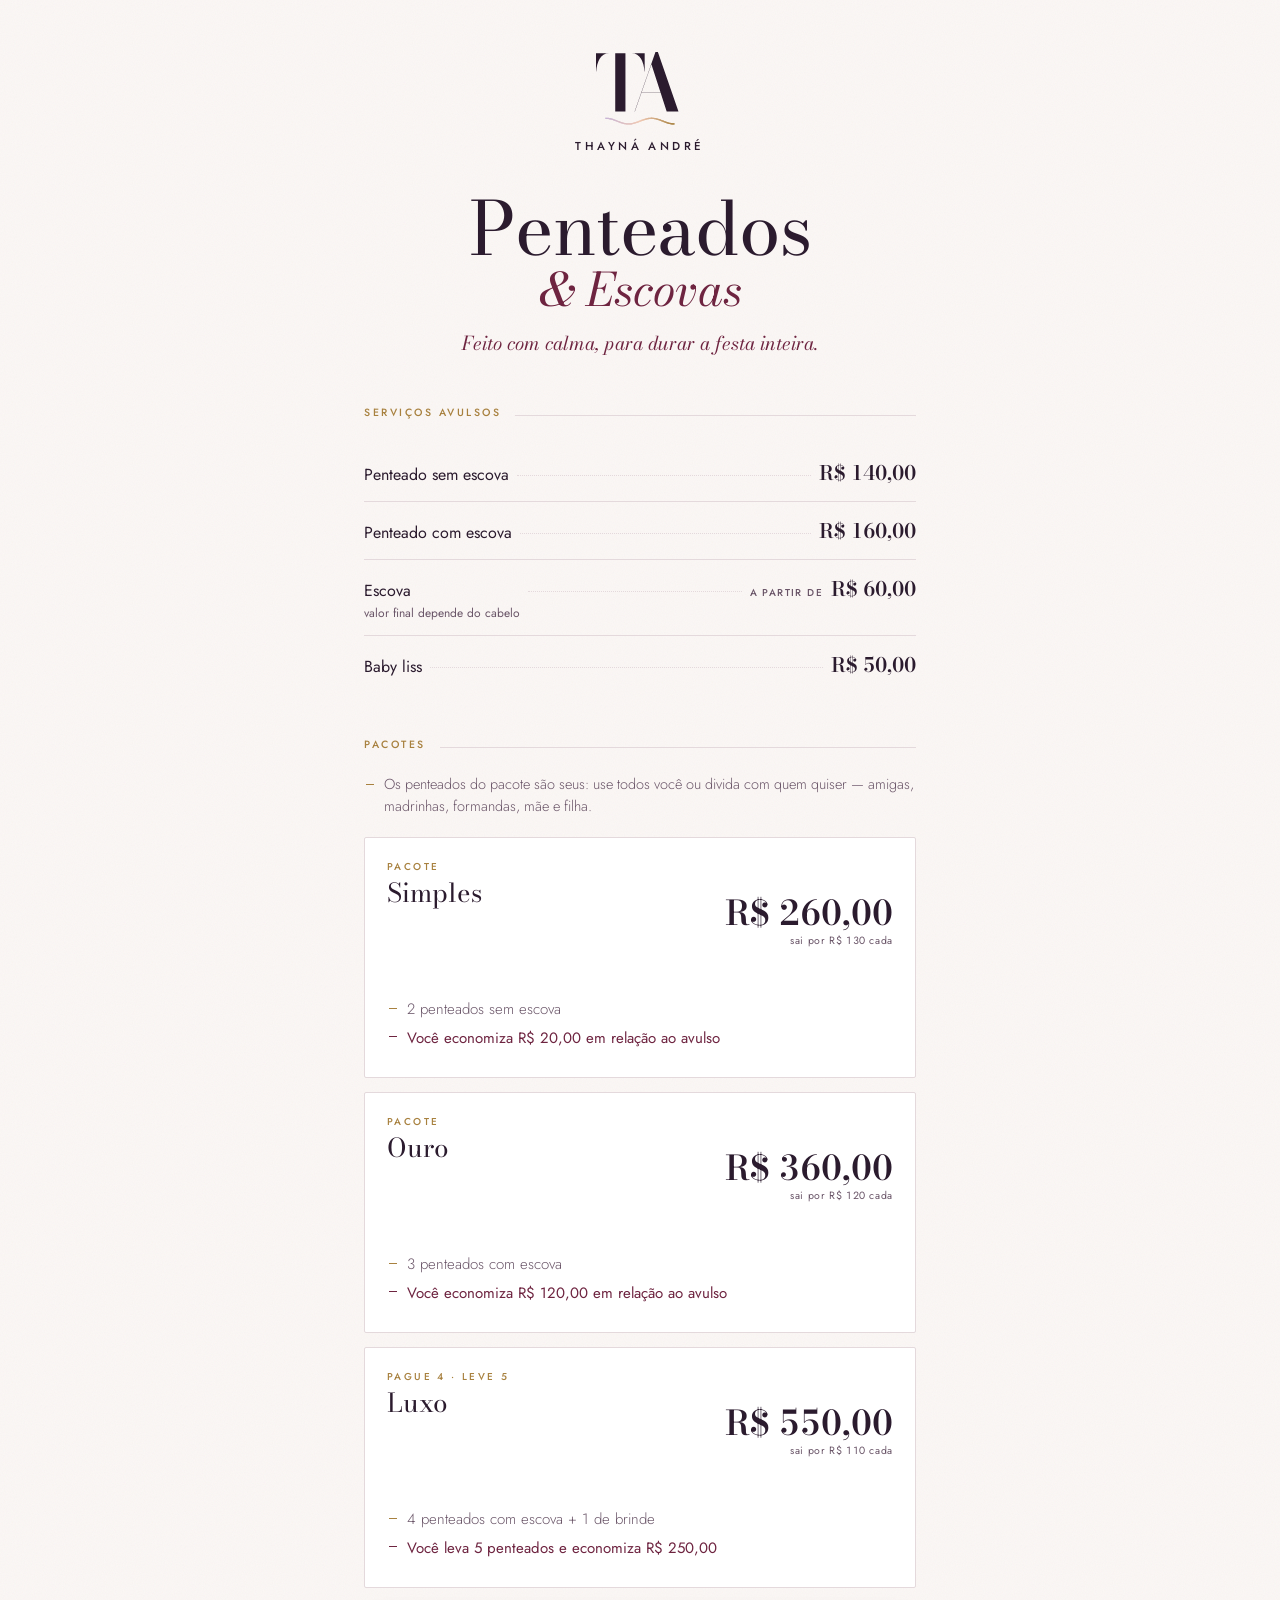
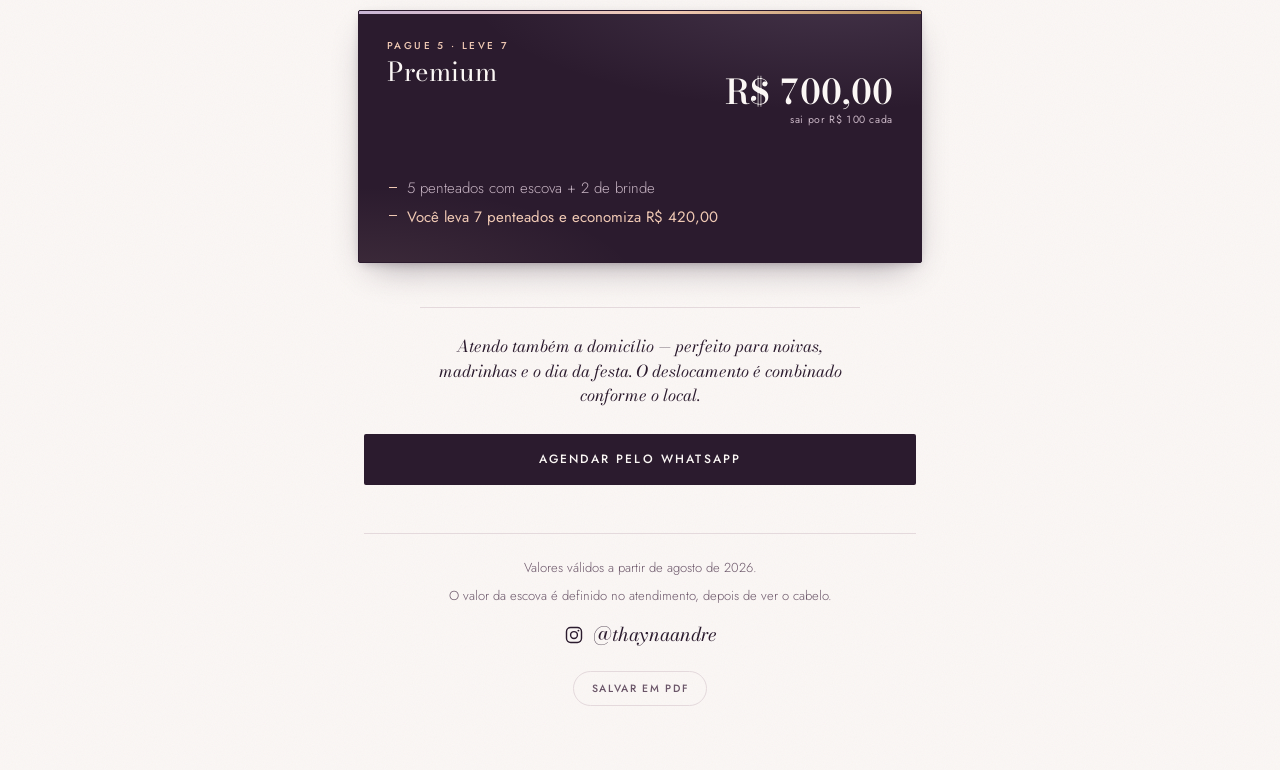
<file: index.html>
<!DOCTYPE html>
<html lang="pt-BR">
<head>
<meta charset="utf-8">
<meta name="viewport" content="width=device-width, initial-scale=1">
<title>Tabela de preços — Thayná André</title>
<meta name="description" content="Tabela de preços de penteados, escova, baby liss e pacotes — Thayná André.">
<link rel="icon" href="data:image/svg+xml,%3Csvg%20xmlns%3D%22http%3A%2F%2Fwww.w3.org%2F2000%2Fsvg%22%20viewBox%3D%22-160%20-160%202580%201850%22%3E%3Cg%20fill%3D%22%232B1B2E%22%20transform%3D%22translate%28-36%2C1530%29%20scale%281%2C-1%29%22%3E%3Cpath%20d%3D%22M310%200V5H530V1495H372Q288%201495%20228.5%201459.0Q169%201423%20130.0%201359.0Q91%201295%2069.5%201211.0Q48%201127%2041%201032H36V1500H1286V1032H1280Q1274%201127%201252.5%201211.0Q1231%201295%201191.5%201359.0Q1152%201423%201092.5%201459.0Q1033%201495%20949%201495H792V5H1012V0Z%22%2F%3E%3Cpath%20transform%3D%22translate%28800%2C0%29%22%20d%3D%22M401%20486V491H998V486ZM825%201530%201354%205H1496V0H856V5H1051L659%201217L234%205H476V0H36V5H228L763%201530Z%22%2F%3E%3C%2Fg%3E%3C%2Fsvg%3E">

<!-- ==========================================================
     PRÉVIA DO LINK (o cartãozinho que aparece no WhatsApp)
     Já aponta para thaynaandrepenteados.netlify.app.
     A capa-whatsapp.png tem que estar publicada na mesma pasta
     deste arquivo, senão o cartão sai sem imagem.
     ========================================================== -->
<meta property="og:type" content="website">
<meta property="og:site_name" content="Thayná André">
<meta property="og:title" content="Thayná André — Penteados &amp; Escovas">
<meta property="og:description" content="Tabela de preços: penteados, escova, baby liss e pacotes a partir de R$ 260.">
<meta property="og:image" content="https://thaynaandrepenteados.netlify.app/capa-whatsapp.png">
<meta property="og:image:width" content="1200">
<meta property="og:image:height" content="630">
<meta property="og:url" content="https://thaynaandrepenteados.netlify.app/">
<meta name="twitter:card" content="summary_large_image">
<meta name="theme-color" content="#2B1B2E">

<style>
  /* =========================================================
     FONTES EMBUTIDAS — não mexa nesta parte.
     Ficam dentro do arquivo num corte fixo, então o traço fino
     do "t" nunca desaparece e a página funciona até sem internet.
     Para editar os preços, vá até o FINAL do arquivo.
     ========================================================= */
  @font-face{font-family:'Bodoni';font-style:normal;font-weight:400;font-display:swap;
    src:url([data-uri]) format('woff2')}
  @font-face{font-family:'Bodoni';font-style:italic;font-weight:400;font-display:swap;
    src:url([data-uri]) format('woff2')}
  @font-face{font-family:'Bodoni';font-style:normal;font-weight:600;font-display:swap;
    src:url([data-uri]) format('woff2')}
  @font-face{font-family:'Jost';font-style:normal;font-weight:300;font-display:swap;
    src:url([data-uri]) format('woff2')}
  @font-face{font-family:'Jost';font-style:normal;font-weight:400;font-display:swap;
    src:url([data-uri]) format('woff2')}
  @font-face{font-family:'Jost';font-style:normal;font-weight:500;font-display:swap;
    src:url([data-uri]) format('woff2')}
</style>

<!-- ==========================================================
     COMO ATUALIZAR OS PREÇOS
     Desça até o final do arquivo, no bloco "TABELA".
     Tudo o que você precisa mudar está lá: nomes, valores,
     seu WhatsApp e a data de validade. Nada mais precisa ser tocado.
     ========================================================== -->

<style>
  :root{
    --paper:#FBF7F5;
    --paper-2:#FFFFFF;
    --plum:#2B1B2E;
    --plum-soft:#6A5568;
    --wine:#6E2440;
    --lilac:#C9B6D6;
    --peach:#F0C9B4;
    --gold:#A8813F;
    --rule:#E4D9DC;
    --serif:'Bodoni',Georgia,'Times New Roman',serif;
    --sans:'Jost',-apple-system,BlinkMacSystemFont,'Segoe UI',sans-serif;
  }

  *,*::before,*::after{box-sizing:border-box}
  html{-webkit-text-size-adjust:100%}
  body{
    margin:0;
    font-optical-sizing:none;   /* NÃO REMOVER: sem isto o "t" de Penteados vira um fio e desaparece */
    background:
      url("data:image/svg+xml,%3Csvg xmlns='http://www.w3.org/2000/svg' width='140' height='140'%3E%3Cfilter id='n'%3E%3CfeTurbulence type='fractalNoise' baseFrequency='.9' numOctaves='2'/%3E%3C/filter%3E%3Crect width='140' height='140' filter='url(%23n)' opacity='.05'/%3E%3C/svg%3E"),
      var(--paper);
    color:var(--plum);
    font-family:var(--sans);
    font-weight:300;
    font-size:16px;
    line-height:1.55;
    -webkit-font-smoothing:antialiased;
  }
  .wrap{max-width:600px;margin:0 auto;padding:0 24px 64px}

  /* ---------- rótulos e regras ---------- */
  .eyebrow{
    font-size:10.5px;font-weight:500;letter-spacing:.24em;text-transform:uppercase;
    color:var(--gold);margin:0;
  }
  .rule{height:1px;background:var(--rule);border:0;margin:0}

  /* ---------- capa ---------- */
  .cover{padding:52px 0 4px;text-align:center}
  .cover .logo{display:block;width:88px;height:auto;color:var(--plum);margin:0 auto 13px}
  .cover .brand{
    font-family:var(--sans);font-size:11.5px;font-weight:500;letter-spacing:.3em;
    text-transform:uppercase;color:var(--plum);margin:0 0 38px;
  }
  .cover h1{
    font-family:var(--serif);font-weight:400;font-size:clamp(46px,15vw,74px);
    line-height:.94;letter-spacing:-.015em;margin:0;
  }
  .cover h1 em{
    display:block;font-style:italic;font-size:.62em;color:var(--wine);
    margin-top:.1em;letter-spacing:0;
  }
  .cover .lede{
    max-width:30ch;margin:20px auto 0;font-family:var(--serif);font-style:italic;
    font-size:19px;line-height:1.4;color:var(--wine);
  }

  /* ---------- seções ---------- */
  .section{padding:44px 0 0}
  .section-head{display:flex;align-items:baseline;gap:14px;margin-bottom:22px}
  .section-head .line{flex:1;height:1px;background:var(--rule)}

  /* ---------- avulsos ---------- */
  .item{display:flex;align-items:baseline;gap:8px;padding:13px 0;border-bottom:1px solid var(--rule)}
  .item:last-child{border-bottom:0}
  .item .name{font-size:16px;font-weight:400;color:var(--plum)}
  .item .name .obs{display:block;font-size:12px;color:var(--plum-soft)}
  .item .dots{flex:1;border-bottom:1px dotted var(--rule);transform:translateY(-4px)}
  .item .val{font-family:var(--serif);font-size:20px;font-weight:600;font-variant-numeric:tabular-nums;white-space:nowrap}
  .item .from{font-size:10px;font-weight:500;letter-spacing:.14em;text-transform:uppercase;color:var(--plum-soft);white-space:nowrap}

  /* ---------- pacotes ---------- */
  .note{font-size:14.5px;line-height:1.5;color:var(--plum-soft);margin:-2px 0 20px;
        padding-left:20px;position:relative}
  .note::before{content:'';position:absolute;left:2px;top:.72em;width:8px;height:1px;background:var(--gold)}
  .packs{display:flex;flex-direction:column;gap:14px}
  .pack{
    position:relative;background:var(--paper-2);border:1px solid var(--rule);
    border-radius:2px;padding:24px 22px 22px;
  }
  .pack-top{display:flex;justify-content:space-between;align-items:flex-start;gap:16px}
  .pack-name{font-family:var(--serif);font-size:26px;font-weight:400;line-height:1.05;margin:0}
  .pack-name span{display:block;font-family:var(--sans);font-size:10px;font-weight:500;letter-spacing:.24em;text-transform:uppercase;color:var(--gold);margin-bottom:7px}
  .pack-price{font-family:var(--serif);font-size:34px;font-weight:600;line-height:1;font-variant-numeric:tabular-nums;text-align:right;white-space:nowrap}
  .pack-price small{display:block;font-family:var(--sans);font-size:10.5px;font-weight:400;letter-spacing:.06em;color:var(--plum-soft);margin-top:6px;white-space:nowrap}
  .pack-list{list-style:none;margin:18px 0 0;padding:0}
  .pack-list li{position:relative;padding-left:20px;font-size:15px;color:var(--plum-soft);margin-bottom:5px}
  .pack-list li::before{content:'';position:absolute;left:2px;top:.62em;width:8px;height:1px;background:var(--gold)}
  .pack-list li.sum{color:var(--wine);font-weight:400}
  .pack-list li.sum::before{background:var(--wine)}
  .pack-foot{display:flex;flex-wrap:wrap;gap:8px;margin-top:18px}
  .tag{
    font-size:10.5px;font-weight:500;letter-spacing:.13em;text-transform:uppercase;
    padding:5px 10px;border:1px solid var(--rule);border-radius:100px;color:var(--plum-soft);
  }
  .tag.save{border-color:var(--wine);color:var(--wine)}

  /* pacote em destaque — o único momento invertido */
  .pack.feat{
    background:
      radial-gradient(120% 90% at 85% -10%, rgba(201,182,214,.16), transparent 55%),
      radial-gradient(100% 80% at 0% 110%, rgba(240,201,180,.10), transparent 50%),
      var(--plum);
    border-color:var(--plum);color:var(--paper);overflow:hidden;
    margin:8px -6px;padding:30px 28px 28px;
    box-shadow:0 14px 34px -14px rgba(43,27,46,.45), 0 3px 10px -4px rgba(43,27,46,.30);
  }
  .pack.feat::before{
    content:'';position:absolute;inset:0 0 auto;height:3px;
    background:linear-gradient(90deg,var(--lilac),var(--peach),var(--gold),var(--peach),var(--lilac));
    background-size:220% 100%;
    animation:sheen 7s ease-in-out infinite;
  }
  @keyframes sheen{0%,100%{background-position:0% 0}50%{background-position:100% 0}}
  .pack.feat .pack-name{color:var(--paper)}
  .pack.feat .pack-name span{color:var(--peach)}
  .pack.feat .pack-price{color:var(--paper)}
  .pack.feat .pack-price small,.pack.feat .pack-list li{color:#C7B4C3}
  .pack.feat .pack-list li::before{background:var(--peach)}
  .pack.feat .pack-list li.sum{color:var(--peach)}
  .pack.feat .pack-list li.sum::before{background:var(--peach)}
  .pack.feat .tag{border-color:#4B3A4E;color:#C7B4C3}
  .pack.feat .tag.save{border-color:var(--peach);color:var(--peach)}

  /* ---------- agendar ---------- */
  .domicilio{font-family:var(--serif);font-style:italic;font-size:16.5px;line-height:1.5;
    color:var(--plum);text-align:center;max-width:44ch;margin:36px auto 0;
    padding-top:26px;border-top:1px solid var(--rule)}
  .agendar{margin-top:26px}
  .agendar .dom{text-align:center;font-size:14.5px;color:var(--plum-soft);margin:0 0 14px}
  .cta{
    display:block;padding:16px;text-align:center;background:var(--plum);color:var(--paper);
    text-decoration:none;font-size:12px;font-weight:500;letter-spacing:.18em;text-transform:uppercase;
    border-radius:2px;transition:background .15s;
  }
  .cta:hover{background:var(--wine)}
  .cta:focus-visible{outline:2px solid var(--wine);outline-offset:3px}

  /* ---------- pé ---------- */
  .foot{margin-top:48px;padding-top:24px;border-top:1px solid var(--rule);text-align:center}
  .foot p{font-size:13px;color:var(--plum-soft);margin:0 0 8px}
  .foot .mark{font-family:var(--serif);font-style:italic;font-size:19px;color:var(--plum);margin:14px 0 0}
  .foot .mark a{display:inline-flex;align-items:center;gap:9px;color:var(--plum);text-decoration:none}
  .foot .mark a:hover{color:var(--wine)}
  .foot .mark a:focus-visible{outline:2px solid var(--wine);outline-offset:4px;border-radius:4px}
  .ig-icon{width:20px;height:20px;flex:none}
  .foot a{color:var(--wine)}
  .print{
    display:inline-block;margin-top:18px;background:none;border:1px solid var(--rule);border-radius:100px;
    padding:9px 18px;font-family:var(--sans);font-size:10.5px;font-weight:500;letter-spacing:.16em;
    text-transform:uppercase;color:var(--plum-soft);cursor:pointer;
  }
  .print:hover{border-color:var(--wine);color:var(--wine)}

  /* ---------- revelação ao rolar ---------- */
  .reveal{opacity:0;transform:translateY(14px);transition:opacity .7s ease,transform .7s ease}
  .reveal.in{opacity:1;transform:none}

  @media (prefers-reduced-motion:reduce){
    .reveal{opacity:1;transform:none;transition:none}
    .pack.feat::before{animation:none}
  }

  /* ---------- impressão / salvar em PDF ---------- */
  @media print{
    @page{size:A4;margin:14mm}
    body{background:#fff;font-size:11pt}
    .wrap{max-width:none;padding:0}
    .cover{padding:0 0 4px}
    .cover h1{font-size:44pt}
    .print,.cta,.agendar{display:none !important}
    .section{padding-top:24px;break-inside:avoid}
    .pack{break-inside:avoid;border-color:#DDD}
    .pack.feat{background:#2B1B2E !important;-webkit-print-color-adjust:exact;print-color-adjust:exact;box-shadow:none;margin:0;padding:24px 22px}
    .reveal{opacity:1 !important;transform:none !important}
  }
</style>
</head>
<body>
<div class="wrap">

  <header class="cover">
    <svg class="logo" viewBox="0 0 2260 1870" role="img" aria-label="Thayná André"><g fill="currentColor" transform="translate(-36,1530) scale(1,-1)"><path d="M310 0V5H530V1495H372Q288 1495 228.5 1459.0Q169 1423 130.0 1359.0Q91 1295 69.5 1211.0Q48 1127 41 1032H36V1500H1286V1032H1280Q1274 1127 1252.5 1211.0Q1231 1295 1191.5 1359.0Q1152 1423 1092.5 1459.0Q1033 1495 949 1495H792V5H1012V0Z"/><path transform="translate(800,0)" d="M401 486V491H998V486ZM825 1530 1354 5H1496V0H856V5H1051L659 1217L234 5H476V0H36V5H228L763 1530Z"/></g><line x1="250.0" y1="1702.0" x2="272.0" y2="1702.5" stroke="#C9B6D6" stroke-width="34" stroke-linecap="round"/><line x1="272.0" y1="1702.5" x2="294.0" y2="1704.0" stroke="#CAB6D5" stroke-width="34" stroke-linecap="round"/><line x1="294.0" y1="1704.0" x2="316.0" y2="1706.5" stroke="#CBB7D4" stroke-width="34" stroke-linecap="round"/><line x1="316.0" y1="1706.5" x2="338.0" y2="1710.0" stroke="#CCB7D3" stroke-width="34" stroke-linecap="round"/><line x1="338.0" y1="1710.0" x2="360.0" y2="1714.3" stroke="#CDB8D3" stroke-width="34" stroke-linecap="round"/><line x1="360.0" y1="1714.3" x2="382.0" y2="1719.5" stroke="#CEB8D2" stroke-width="34" stroke-linecap="round"/><line x1="382.0" y1="1719.5" x2="404.0" y2="1725.4" stroke="#CFB9D1" stroke-width="34" stroke-linecap="round"/><line x1="404.0" y1="1725.4" x2="426.0" y2="1732.1" stroke="#D0B9D0" stroke-width="34" stroke-linecap="round"/><line x1="426.0" y1="1732.1" x2="448.0" y2="1739.3" stroke="#D1BACF" stroke-width="34" stroke-linecap="round"/><line x1="448.0" y1="1739.3" x2="470.0" y2="1747.1" stroke="#D2BACE" stroke-width="34" stroke-linecap="round"/><line x1="470.0" y1="1747.1" x2="492.0" y2="1755.2" stroke="#D3BBCE" stroke-width="34" stroke-linecap="round"/><line x1="492.0" y1="1755.2" x2="514.0" y2="1763.6" stroke="#D4BBCD" stroke-width="34" stroke-linecap="round"/><line x1="514.0" y1="1763.6" x2="536.0" y2="1772.1" stroke="#D5BCCC" stroke-width="34" stroke-linecap="round"/><line x1="536.0" y1="1772.1" x2="558.0" y2="1780.7" stroke="#D6BCCB" stroke-width="34" stroke-linecap="round"/><line x1="558.0" y1="1780.7" x2="580.0" y2="1789.2" stroke="#D7BDCA" stroke-width="34" stroke-linecap="round"/><line x1="580.0" y1="1789.2" x2="602.0" y2="1797.6" stroke="#D8BDC9" stroke-width="34" stroke-linecap="round"/><line x1="602.0" y1="1797.6" x2="624.0" y2="1805.6" stroke="#D9BEC8" stroke-width="34" stroke-linecap="round"/><line x1="624.0" y1="1805.6" x2="646.0" y2="1813.1" stroke="#DABEC8" stroke-width="34" stroke-linecap="round"/><line x1="646.0" y1="1813.1" x2="668.0" y2="1820.2" stroke="#DBBFC7" stroke-width="34" stroke-linecap="round"/><line x1="668.0" y1="1820.2" x2="690.0" y2="1826.6" stroke="#DCBFC6" stroke-width="34" stroke-linecap="round"/><line x1="690.0" y1="1826.6" x2="712.0" y2="1832.3" stroke="#DCC0C5" stroke-width="34" stroke-linecap="round"/><line x1="712.0" y1="1832.3" x2="734.0" y2="1837.2" stroke="#DDC0C4" stroke-width="34" stroke-linecap="round"/><line x1="734.0" y1="1837.2" x2="756.0" y2="1841.3" stroke="#DEC0C3" stroke-width="34" stroke-linecap="round"/><line x1="756.0" y1="1841.3" x2="778.0" y2="1844.4" stroke="#DFC1C2" stroke-width="34" stroke-linecap="round"/><line x1="778.0" y1="1844.4" x2="800.0" y2="1846.6" stroke="#E0C1C2" stroke-width="34" stroke-linecap="round"/><line x1="800.0" y1="1846.6" x2="822.0" y2="1847.8" stroke="#E1C2C1" stroke-width="34" stroke-linecap="round"/><line x1="822.0" y1="1847.8" x2="844.0" y2="1847.9" stroke="#E2C2C0" stroke-width="34" stroke-linecap="round"/><line x1="844.0" y1="1847.9" x2="866.0" y2="1847.1" stroke="#E3C3BF" stroke-width="34" stroke-linecap="round"/><line x1="866.0" y1="1847.1" x2="888.0" y2="1845.3" stroke="#E4C3BE" stroke-width="34" stroke-linecap="round"/><line x1="888.0" y1="1845.3" x2="910.0" y2="1842.4" stroke="#E5C4BD" stroke-width="34" stroke-linecap="round"/><line x1="910.0" y1="1842.4" x2="932.0" y2="1838.7" stroke="#E6C4BC" stroke-width="34" stroke-linecap="round"/><line x1="932.0" y1="1838.7" x2="954.0" y2="1834.1" stroke="#E7C5BC" stroke-width="34" stroke-linecap="round"/><line x1="954.0" y1="1834.1" x2="976.0" y2="1828.6" stroke="#E8C5BB" stroke-width="34" stroke-linecap="round"/><line x1="976.0" y1="1828.6" x2="998.0" y2="1822.4" stroke="#E9C6BA" stroke-width="34" stroke-linecap="round"/><line x1="998.0" y1="1822.4" x2="1020.0" y2="1815.6" stroke="#EAC6B9" stroke-width="34" stroke-linecap="round"/><line x1="1020.0" y1="1815.6" x2="1042.0" y2="1808.1" stroke="#EBC7B8" stroke-width="34" stroke-linecap="round"/><line x1="1042.0" y1="1808.1" x2="1064.0" y2="1800.3" stroke="#ECC7B7" stroke-width="34" stroke-linecap="round"/><line x1="1064.0" y1="1800.3" x2="1086.0" y2="1792.0" stroke="#EDC8B7" stroke-width="34" stroke-linecap="round"/><line x1="1086.0" y1="1792.0" x2="1108.0" y2="1783.6" stroke="#EEC8B6" stroke-width="34" stroke-linecap="round"/><line x1="1108.0" y1="1783.6" x2="1130.0" y2="1775.0" stroke="#EFC9B5" stroke-width="34" stroke-linecap="round"/><line x1="1130.0" y1="1775.0" x2="1152.0" y2="1766.4" stroke="#F0C9B4" stroke-width="34" stroke-linecap="round"/><line x1="1152.0" y1="1766.4" x2="1174.0" y2="1758.0" stroke="#EEC7B1" stroke-width="34" stroke-linecap="round"/><line x1="1174.0" y1="1758.0" x2="1196.0" y2="1749.7" stroke="#ECC5AE" stroke-width="34" stroke-linecap="round"/><line x1="1196.0" y1="1749.7" x2="1218.0" y2="1741.9" stroke="#EBC4AB" stroke-width="34" stroke-linecap="round"/><line x1="1218.0" y1="1741.9" x2="1240.0" y2="1734.4" stroke="#E9C2A8" stroke-width="34" stroke-linecap="round"/><line x1="1240.0" y1="1734.4" x2="1262.0" y2="1727.6" stroke="#E7C0A5" stroke-width="34" stroke-linecap="round"/><line x1="1262.0" y1="1727.6" x2="1284.0" y2="1721.4" stroke="#E5BEA2" stroke-width="34" stroke-linecap="round"/><line x1="1284.0" y1="1721.4" x2="1306.0" y2="1715.9" stroke="#E3BCA0" stroke-width="34" stroke-linecap="round"/><line x1="1306.0" y1="1715.9" x2="1328.0" y2="1711.3" stroke="#E2BB9D" stroke-width="34" stroke-linecap="round"/><line x1="1328.0" y1="1711.3" x2="1350.0" y2="1707.6" stroke="#E0B99A" stroke-width="34" stroke-linecap="round"/><line x1="1350.0" y1="1707.6" x2="1372.0" y2="1704.7" stroke="#DEB797" stroke-width="34" stroke-linecap="round"/><line x1="1372.0" y1="1704.7" x2="1394.0" y2="1702.9" stroke="#DCB594" stroke-width="34" stroke-linecap="round"/><line x1="1394.0" y1="1702.9" x2="1416.0" y2="1702.1" stroke="#DAB391" stroke-width="34" stroke-linecap="round"/><line x1="1416.0" y1="1702.1" x2="1438.0" y2="1702.2" stroke="#D9B28E" stroke-width="34" stroke-linecap="round"/><line x1="1438.0" y1="1702.2" x2="1460.0" y2="1703.4" stroke="#D7B08B" stroke-width="34" stroke-linecap="round"/><line x1="1460.0" y1="1703.4" x2="1482.0" y2="1705.6" stroke="#D5AE88" stroke-width="34" stroke-linecap="round"/><line x1="1482.0" y1="1705.6" x2="1504.0" y2="1708.7" stroke="#D3AC85" stroke-width="34" stroke-linecap="round"/><line x1="1504.0" y1="1708.7" x2="1526.0" y2="1712.8" stroke="#D1AA82" stroke-width="34" stroke-linecap="round"/><line x1="1526.0" y1="1712.8" x2="1548.0" y2="1717.7" stroke="#D0A97F" stroke-width="34" stroke-linecap="round"/><line x1="1548.0" y1="1717.7" x2="1570.0" y2="1723.4" stroke="#CEA77C" stroke-width="34" stroke-linecap="round"/><line x1="1570.0" y1="1723.4" x2="1592.0" y2="1729.8" stroke="#CCA57A" stroke-width="34" stroke-linecap="round"/><line x1="1592.0" y1="1729.8" x2="1614.0" y2="1736.9" stroke="#CAA377" stroke-width="34" stroke-linecap="round"/><line x1="1614.0" y1="1736.9" x2="1636.0" y2="1744.4" stroke="#C8A174" stroke-width="34" stroke-linecap="round"/><line x1="1636.0" y1="1744.4" x2="1658.0" y2="1752.4" stroke="#C7A071" stroke-width="34" stroke-linecap="round"/><line x1="1658.0" y1="1752.4" x2="1680.0" y2="1760.8" stroke="#C59E6E" stroke-width="34" stroke-linecap="round"/><line x1="1680.0" y1="1760.8" x2="1702.0" y2="1769.3" stroke="#C39C6B" stroke-width="34" stroke-linecap="round"/><line x1="1702.0" y1="1769.3" x2="1724.0" y2="1777.9" stroke="#C19A68" stroke-width="34" stroke-linecap="round"/><line x1="1724.0" y1="1777.9" x2="1746.0" y2="1786.4" stroke="#BF9865" stroke-width="34" stroke-linecap="round"/><line x1="1746.0" y1="1786.4" x2="1768.0" y2="1794.8" stroke="#BE9762" stroke-width="34" stroke-linecap="round"/><line x1="1768.0" y1="1794.8" x2="1790.0" y2="1802.9" stroke="#BC955F" stroke-width="34" stroke-linecap="round"/><line x1="1790.0" y1="1802.9" x2="1812.0" y2="1810.7" stroke="#BA935C" stroke-width="34" stroke-linecap="round"/><line x1="1812.0" y1="1810.7" x2="1834.0" y2="1817.9" stroke="#B89159" stroke-width="34" stroke-linecap="round"/><line x1="1834.0" y1="1817.9" x2="1856.0" y2="1824.6" stroke="#B68F56" stroke-width="34" stroke-linecap="round"/><line x1="1856.0" y1="1824.6" x2="1878.0" y2="1830.5" stroke="#B58E53" stroke-width="34" stroke-linecap="round"/><line x1="1878.0" y1="1830.5" x2="1900.0" y2="1835.7" stroke="#B38C51" stroke-width="34" stroke-linecap="round"/><line x1="1900.0" y1="1835.7" x2="1922.0" y2="1840.0" stroke="#B18A4E" stroke-width="34" stroke-linecap="round"/><line x1="1922.0" y1="1840.0" x2="1944.0" y2="1843.5" stroke="#AF884B" stroke-width="34" stroke-linecap="round"/><line x1="1944.0" y1="1843.5" x2="1966.0" y2="1846.0" stroke="#AD8648" stroke-width="34" stroke-linecap="round"/><line x1="1966.0" y1="1846.0" x2="1988.0" y2="1847.5" stroke="#AC8545" stroke-width="34" stroke-linecap="round"/><line x1="1988.0" y1="1847.5" x2="2010.0" y2="1848.0" stroke="#AA8342" stroke-width="34" stroke-linecap="round"/></svg>
    <p class="brand" id="brand"></p>
    <h1>Penteados<em>&amp; Escovas</em></h1>
    <p class="lede" id="lede"></p>
  </header>

  <section class="section reveal">
    <div class="section-head">
      <p class="eyebrow">Serviços avulsos</p><span class="line"></span>
    </div>
    <div id="avulsos"></div>
  </section>

  <section class="section reveal">
    <div class="section-head">
      <p class="eyebrow">Pacotes</p><span class="line"></span>
    </div>
    <p class="note" id="nota-pacotes"></p>
    <div class="packs" id="pacotes"></div>
  </section>

  <p class="domicilio reveal" id="domicilio"></p>

  <div class="agendar reveal">
    <a class="cta" id="cta" href="#">Agendar pelo WhatsApp</a>
  </div>

  <footer class="foot reveal">
    <p id="validade"></p>
    <p id="obs"></p>
    <p class="mark" id="assinatura"></p>
    <button class="print" onclick="window.print()">Salvar em PDF</button>
  </footer>
</div>

<script>
/* ============================================================
   TABELA  —  é só aqui que você mexe quando tiver reajuste.
   Escreva os valores só com números (140, 160.50, 62).
   ============================================================ */
const TABELA = {

  /* ---- seus dados ---- */
  nome:       "Thayná André",           // aparece no alto da página
  instagram:  "@thaynaandre",           // com o @ — deixe vazio se não quiser
  whatsapp:   "5538999206902",          // só números: 55 + DDD + número. Vazio = botão do WhatsApp escondido
  validade:   "Valores válidos a partir de agosto de 2026.",
  frase:      "Feito com calma, para durar a festa inteira.",
  observacao: "O valor da escova é definido no atendimento, depois de ver o cabelo.",
  mensagem:   "Olá, Thayná! Vi sua tabela e gostaria de agendar um penteado.",
  domicilio:  "Atendo também a domicílio — perfeito para noivas, madrinhas e o dia da festa. O deslocamento é combinado conforme o local.",
  notaPacotes:"Os penteados do pacote são seus: use todos você ou divida com quem quiser — amigas, madrinhas, formandas, mãe e filha.",

  /* ---- serviços avulsos ---- */
  avulsos: [
    { nome: "Penteado sem escova",  valor: 140 },
    { nome: "Penteado com escova",  valor: 160 },
    { nome: "Escova",               valor: 60, apartirde: true, obs: "valor final depende do cabelo" },
    { nome: "Baby liss",            valor: 50 }
  ],

  /* ---- pacotes ----
     qtd      = penteados que a cliente paga
     escova   = true (com escova) ou false (sem escova)
     brindes  = penteados de brinde (0 se não tiver)
     valor    = preço do pacote
     destaque = true deixa o pacote em fundo escuro (use em um só) */
  pacotes: [
    { nome:"Pacote simples", qtd:2, escova:false, brindes:0, valor:260 },
    { nome:"Pacote ouro",    qtd:3, escova:true,  brindes:0, valor:360 },
    { nome:"Pacote luxo",    qtd:4, escova:true,  brindes:1, valor:550 },
    { nome:"Pacote premium", qtd:5, escova:true,  brindes:2, valor:700, destaque:true }
  ]
};
/* =================== fim da tabela =================== */


/* ---------- daqui para baixo é o funcionamento da página ---------- */
const brl = n => "R$ " + n.toLocaleString("pt-BR",{minimumFractionDigits:2,maximumFractionDigits:2});
const el  = (t,c) => { const e=document.createElement(t); if(c) e.className=c; return e; };
const precoBase = comEscova => TABELA.avulsos.find(a => a.nome.toLowerCase().includes(comEscova ? "com escova" : "sem escova")).valor;

/* capa e pé */
document.getElementById("brand").textContent = TABELA.nome;
document.getElementById("lede").textContent  = TABELA.frase;
document.getElementById("validade").textContent = TABELA.validade;
document.getElementById("obs").textContent      = TABELA.observacao;
document.getElementById("nota-pacotes").textContent = TABELA.notaPacotes;
document.getElementById("domicilio").textContent = TABELA.domicilio;
const ass = document.getElementById("assinatura");
if (TABELA.instagram){
  const a = document.createElement("a");
  a.href = "https://instagram.com/" + TABELA.instagram.replace(/^@/,"");
  a.target = "_blank"; a.rel = "noopener";
  a.innerHTML = '<svg class="ig-icon" viewBox="0 0 24 24" fill="none" stroke="currentColor" stroke-width="1.7" stroke-linecap="round" aria-hidden="true"><rect x="3" y="3" width="18" height="18" rx="5"/><circle cx="12" cy="12" r="4.1"/><circle cx="17.3" cy="6.7" r="1.15" fill="currentColor" stroke="none"/></svg>' + "<span>" + TABELA.instagram + "</span>";
  ass.appendChild(a);
} else {
  ass.textContent = TABELA.nome;
}
if (!TABELA.whatsapp) document.getElementById("sim-cta").style.display = "none";
document.title = "Tabela de preços — " + TABELA.nome;

/* avulsos */
const boxA = document.getElementById("avulsos");
TABELA.avulsos.forEach(a => {
  const row = el("div","item");
  const nm  = el("span","name"); nm.textContent = a.nome;
  if (a.obs){ const o = el("small","obs"); o.textContent = a.obs; nm.appendChild(o); }
  const val = el("span","val");
  val.textContent = brl(a.valor);
  row.append(nm, el("span","dots"));
  if (a.apartirde){ const s = el("span","from"); s.textContent = "a partir de"; row.appendChild(s); }
  row.appendChild(val);
  boxA.appendChild(row);
});

/* pacotes */
const boxP = document.getElementById("pacotes");
TABELA.pacotes.forEach(p => {
  const unit    = precoBase(p.escova);
  const total   = p.qtd + p.brindes;
  const cheio   = total * unit;
  const economia= cheio - p.valor;
  const cada    = p.valor / total;

  const card = el("article","pack" + (p.destaque ? " feat" : ""));

  const top   = el("div","pack-top");
  const h     = el("h3","pack-name");
  const kicker= el("span"); kicker.textContent = p.brindes ? ("pague " + p.qtd + " · leve " + total) : "pacote";
  const titulo = p.nome.replace(/^Pacote\s+/i,"");
  h.append(kicker, document.createTextNode(titulo.charAt(0).toUpperCase() + titulo.slice(1)));
  const pr    = el("p","pack-price"); pr.textContent = brl(p.valor);
  const small = el("small"); small.textContent = "sai por R$ " + Math.round(cada).toLocaleString("pt-BR") + " cada";
  pr.appendChild(small);
  top.append(h, pr);

  const ul = el("ul","pack-list");
  const li1 = el("li");
  li1.textContent = p.qtd + " penteados " + (p.escova ? "com escova" : "sem escova")
    + (p.brindes ? " + " + p.brindes + " de brinde" : "");
  ul.appendChild(li1);
  const li2 = el("li","sum");
  li2.textContent = p.brindes
    ? "Você leva " + total + " penteados e economiza " + brl(economia)
    : "Você economiza " + brl(economia) + " em relação ao avulso";
  ul.appendChild(li2);

  card.append(top, ul);
  boxP.appendChild(card);
});

/* botão do WhatsApp e telefone */
const cta = document.getElementById("cta");
if (TABELA.whatsapp){
  cta.href = "https://wa.me/" + TABELA.whatsapp + "?text=" + encodeURIComponent(TABELA.mensagem);
} else {
  cta.style.display = "none";
}

/* revelação ao rolar */
const io = new IntersectionObserver(es => {
  es.forEach(e => { if (e.isIntersecting){ e.target.classList.add("in"); io.unobserve(e.target); } });
}, { threshold:.12 });
document.querySelectorAll(".reveal").forEach(n => io.observe(n));
</script>
</body>
</html>
</file>
